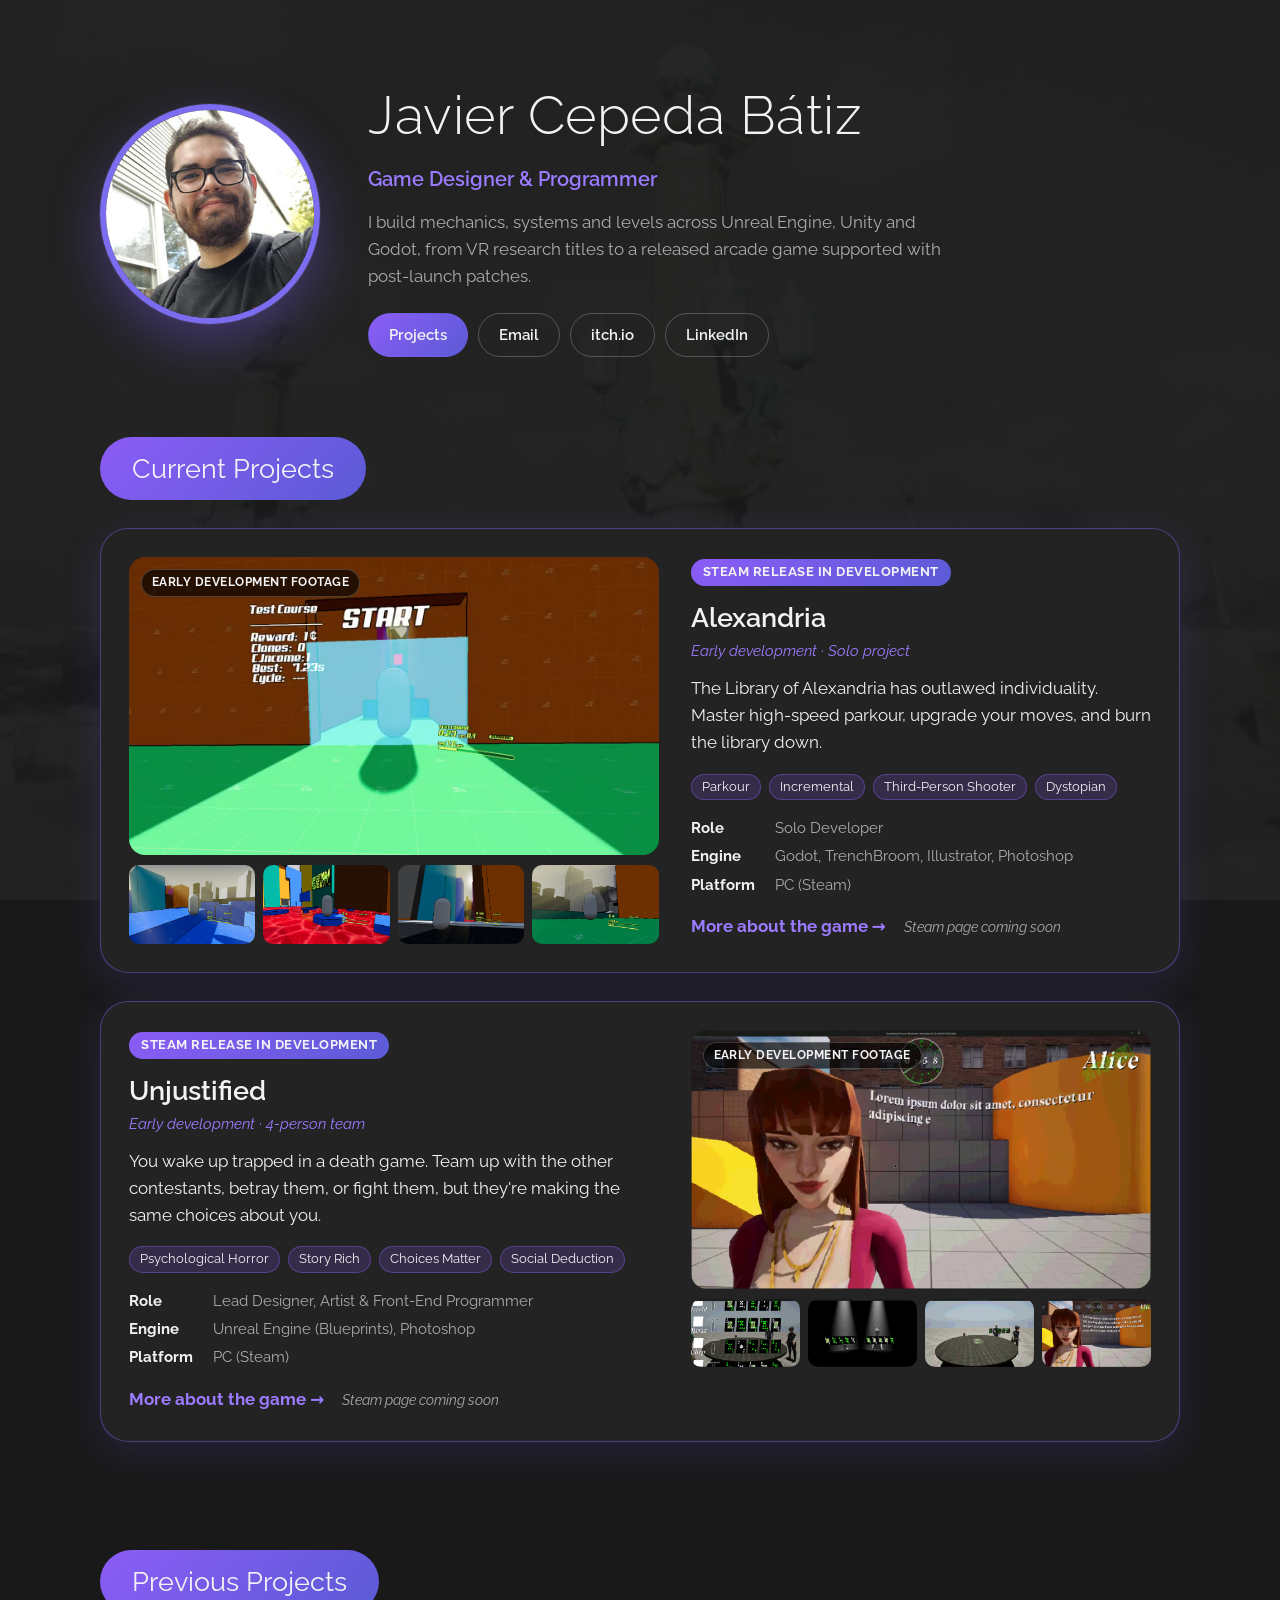
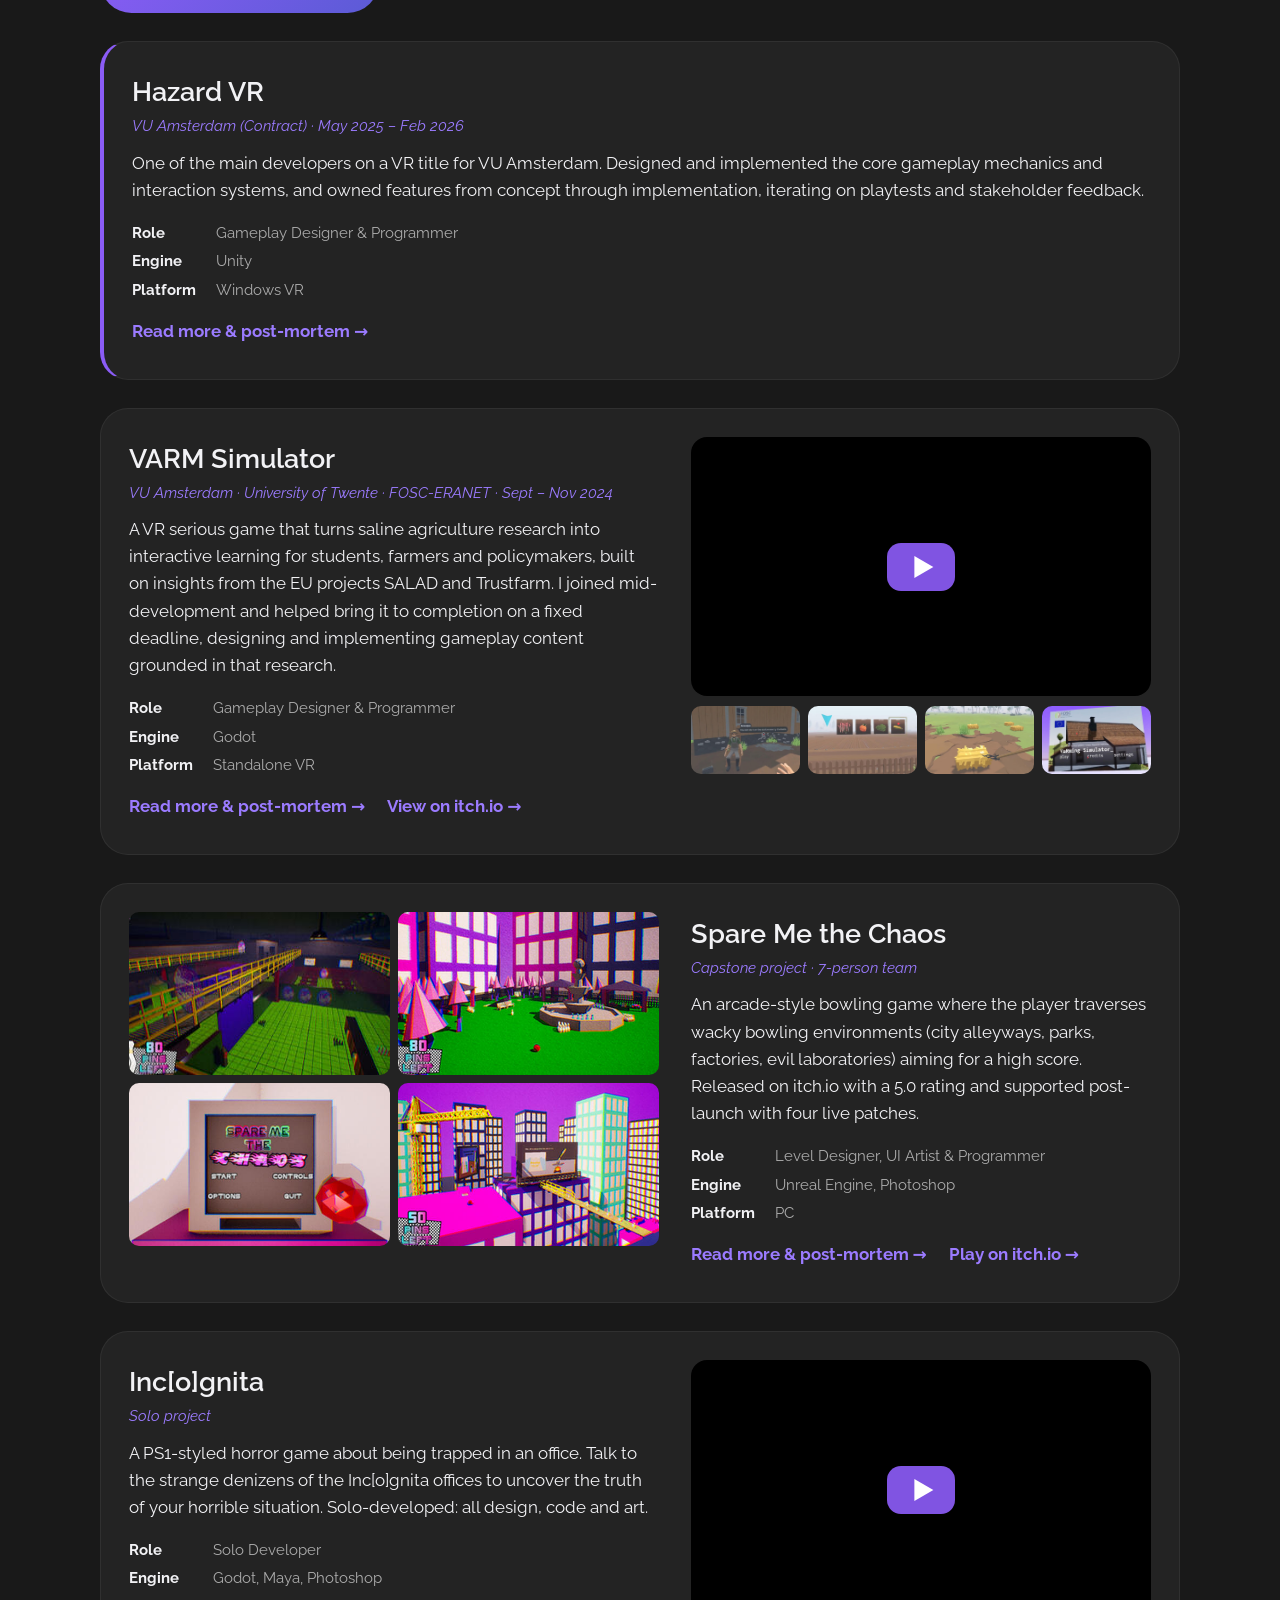
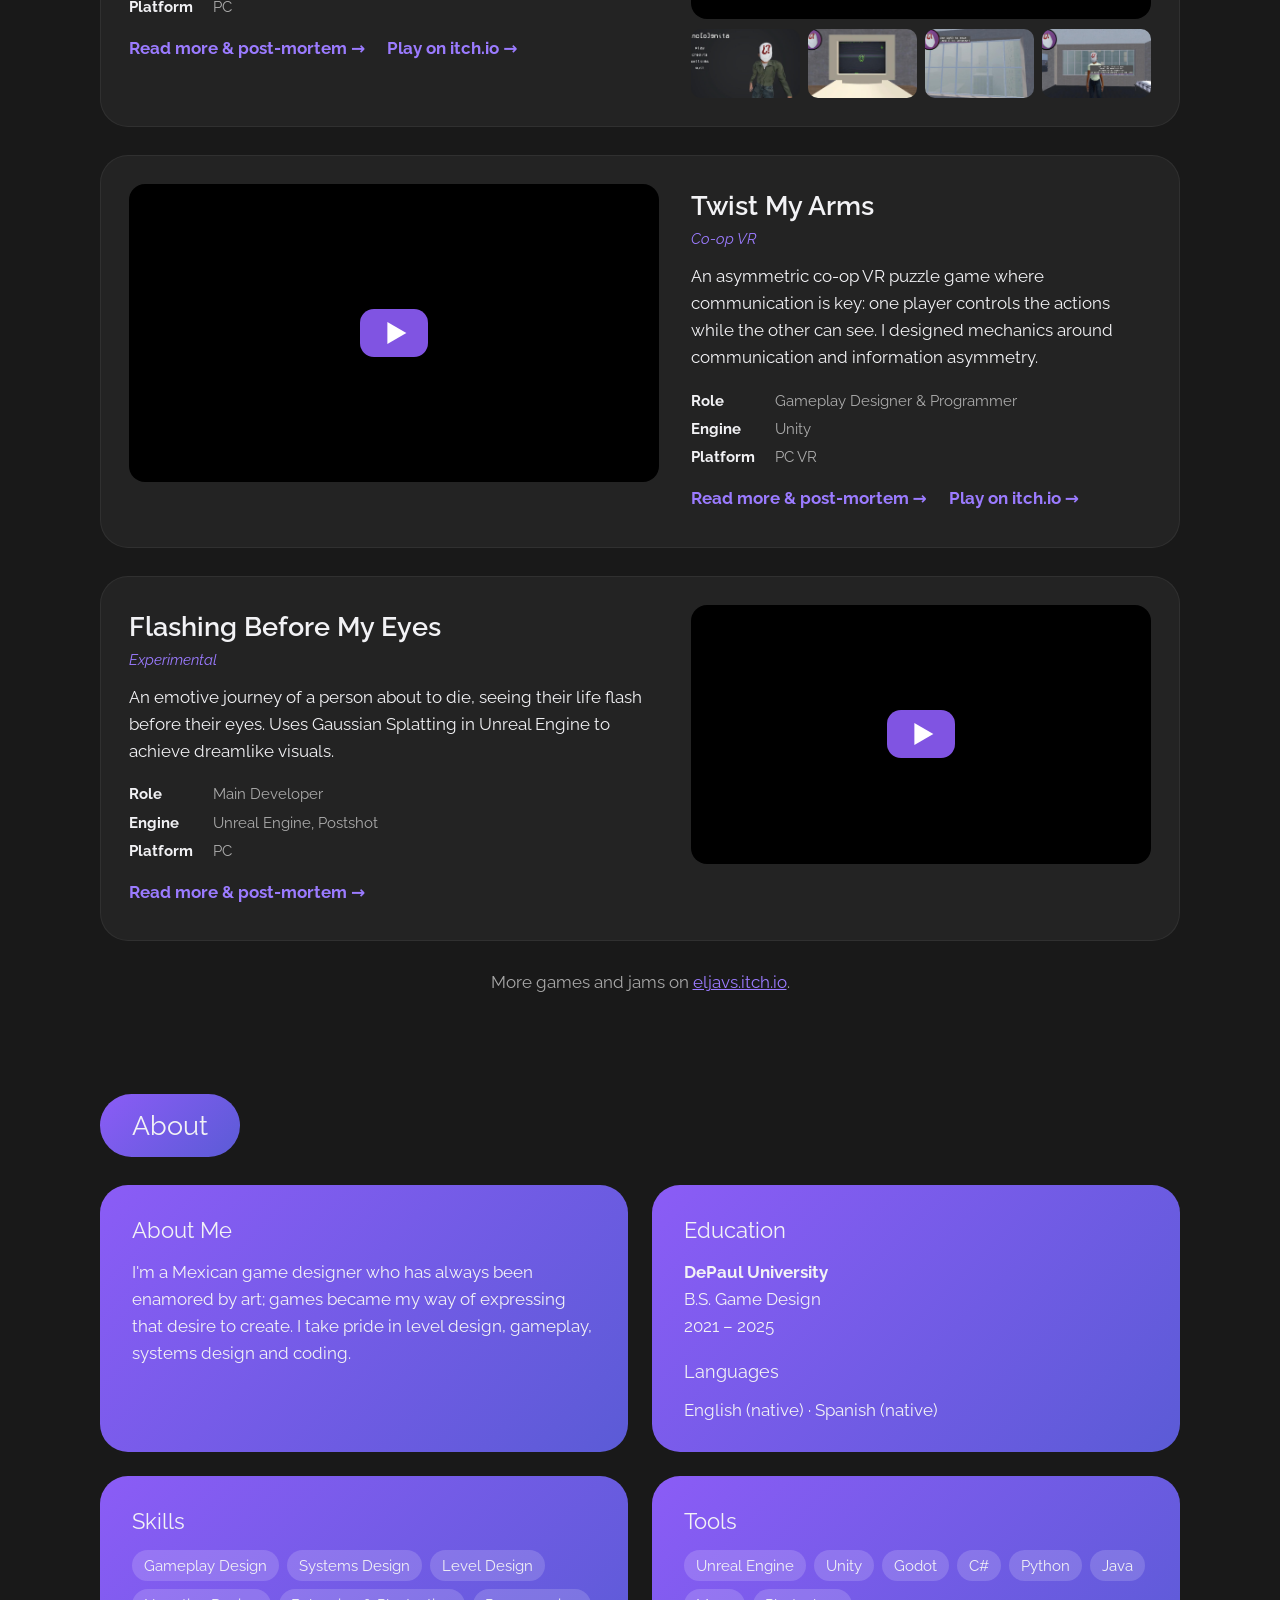
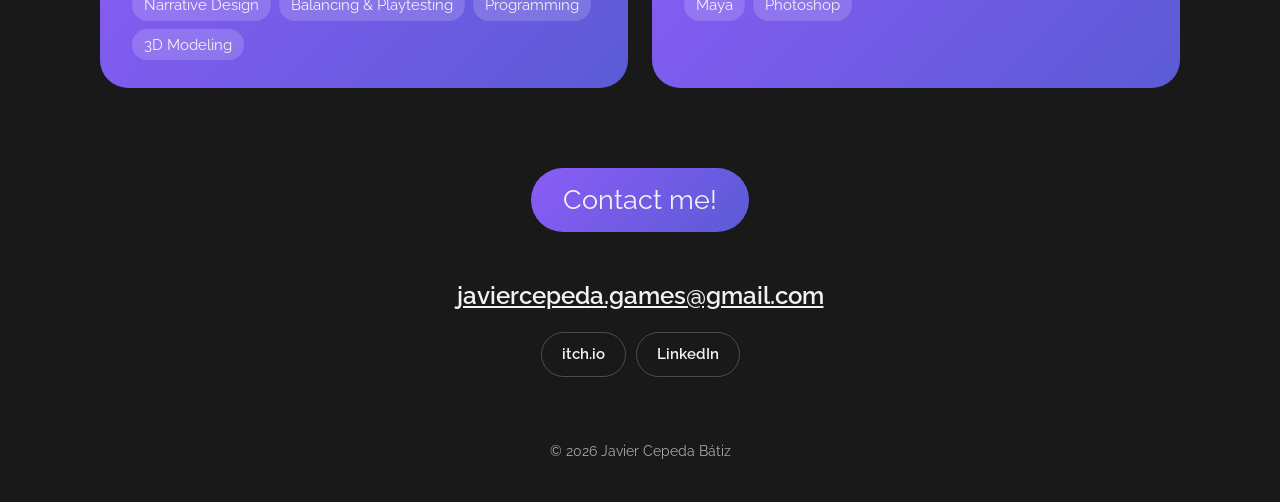
<file: index.html>
<!doctype html>
<html lang="en">
<head>
  <meta charset="utf-8">
  <meta name="viewport" content="width=device-width, initial-scale=1">
  <title>Javier Cepeda Bátiz · Game Designer & Programmer</title>
  <meta name="description" content="Portfolio of Javier Cepeda Bátiz, game designer and programmer working in Unreal Engine, Unity and Godot.">
  <meta property="og:title" content="Javier Cepeda Bátiz · Game Designer & Programmer">
  <meta property="og:description" content="Gameplay, systems and level design across Unreal Engine, Unity and Godot.">
  <meta property="og:image" content="assets/img/about.jpg">
  <link rel="icon" href="assets/img/about.jpg">
  <link rel="preconnect" href="https://fonts.googleapis.com">
  <link rel="preconnect" href="https://fonts.gstatic.com" crossorigin>
  <link href="https://fonts.googleapis.com/css2?family=Raleway:wght@300;400;600;700&display=swap" rel="stylesheet">
  <link rel="stylesheet" href="style.css">
</head>
<body>

<header class="hero">
  <div class="wrap hero-inner">
    <img class="avatar" src="assets/img/about.jpg" alt="Javier Cepeda Bátiz" width="300" height="300">
    <div>
      <h1>Javier Cepeda Bátiz</h1>
      <p class="tagline">Game Designer &amp; Programmer</p>
      <p class="lede">I build mechanics, systems and levels across Unreal Engine, Unity and Godot, from VR research titles to a released arcade game supported with post-launch patches.</p>
      <nav class="links">
        <a class="btn primary" href="#current">Projects</a>
        <a class="btn" href="mailto:javiercepeda.games@gmail.com">Email</a>
        <a class="btn" href="https://eljavs.itch.io/" target="_blank" rel="noopener">itch.io</a>
        <a class="btn" href="https://www.linkedin.com/in/javier-cepbat/" target="_blank" rel="noopener">LinkedIn</a>
      </nav>
    </div>
  </div>
</header>

<main>

  <!-- ─── Current projects ──────────────────────────────────────
       Media: swap the placeholder div for a .yt video, a .gallery, an <img class="cover"> or a .clip video.
       Steam: replace the "Coming soon" span with
       <a class="btn primary" href="STEAM_URL" target="_blank" rel="noopener">Wishlist on Steam</a> -->
  <section id="current" class="wrap">
    <h2 class="section-title">Current Projects</h2>

    <article class="project current">
      <div class="media">
        <figure class="clip">
          <video src="assets/img/alexandria/course-clones.mp4" poster="assets/img/alexandria/course-clones-poster.jpg" autoplay muted loop playsinline aria-label="Alexandria: running a course, then buying clones that replay it"></video>
          <span class="dev-tag">Early development footage</span>
        </figure>
        <div class="gallery">
          <img src="assets/img/alexandria/1.webp" alt="Alexandria: rooftop run through the colored city" loading="lazy">
          <img src="assets/img/alexandria/2.webp" alt="Alexandria: platforms over the red hazard floor" loading="lazy">
          <img src="assets/img/alexandria/3.webp" alt="Alexandria: alley with color returning" loading="lazy">
          <img src="assets/img/alexandria/4.webp" alt="Alexandria: the gray city before color returns" loading="lazy">
        </div>
      </div>
      <div class="project-body">
        <span class="badge">Steam release in development</span>
        <h3><a href="games/alexandria.html">Alexandria</a></h3>
        <p class="meta">Early development · Solo project</p>
        <p>The Library of Alexandria has outlawed individuality. Master high-speed parkour, upgrade your moves, and burn the library down.</p>
        <ul class="tags small"><li>Parkour</li><li>Incremental</li><li>Third-Person Shooter</li><li>Dystopian</li></ul>
        <dl class="facts">
          <div><dt>Role</dt><dd>Solo Developer</dd></div>
          <div><dt>Engine</dt><dd>Godot, TrenchBroom, Illustrator, Photoshop</dd></div>
          <div><dt>Platform</dt><dd>PC (Steam)</dd></div>
        </dl>
        <div class="actions">
          <a class="play" href="games/alexandria.html">More about the game →</a>
          <span class="soon">Steam page coming soon</span>
        </div>
      </div>
    </article>

    <article class="project current">
      <div class="media">
        <figure class="clip">
          <video src="assets/img/unjustified/dialogue.mp4" poster="assets/img/unjustified/dialogue-poster.jpg" autoplay muted loop playsinline aria-label="Unjustified: walking up to Alice and talking"></video>
          <span class="dev-tag">Early development footage</span>
        </figure>
        <div class="gallery">
          <img src="assets/img/unjustified/ui.jpg" alt="Unjustified: every contestant's cards" loading="lazy">
          <img src="assets/img/unjustified/spotlight.jpg" alt="Unjustified: contestants under the spotlights" loading="lazy">
          <img src="assets/img/unjustified/table.jpg" alt="Unjustified: the poker table" loading="lazy">
          <img src="assets/img/unjustified/alice.jpg" alt="Unjustified: talking with Alice" loading="lazy">
        </div>
      </div>
      <div class="project-body">
        <span class="badge">Steam release in development</span>
        <h3><a href="games/unjustified.html">Unjustified</a></h3>
        <p class="meta">Early development · 4-person team</p>
        <p>You wake up trapped in a death game. Team up with the other contestants, betray them, or fight them, but they're making the same choices about you.</p>
        <ul class="tags small"><li>Psychological Horror</li><li>Story Rich</li><li>Choices Matter</li><li>Social Deduction</li></ul>
        <dl class="facts">
          <div><dt>Role</dt><dd>Lead Designer, Artist &amp; Front-End Programmer</dd></div>
          <div><dt>Engine</dt><dd>Unreal Engine (Blueprints), Photoshop</dd></div>
          <div><dt>Platform</dt><dd>PC (Steam)</dd></div>
        </dl>
        <div class="actions">
          <a class="play" href="games/unjustified.html">More about the game →</a>
          <span class="soon">Steam page coming soon</span>
        </div>
      </div>
    </article>
  </section>

  <!-- ─── Previous projects ──────────────────────────────────────
       To add a project, copy one <article class="project"> block and make a page in games/.
       Video: <div class="yt" data-id="YOUTUBE_ID"></div>
       Gallery: <div class="gallery"> with <img> tags, any count. -->
  <section id="projects" class="wrap">
    <h2 class="section-title">Previous Projects</h2>

    <article class="project">
      <div class="project-body">
        <h3><a href="games/hazard-vr.html">Hazard VR</a></h3>
        <p class="meta">VU Amsterdam (Contract) · May 2025 – Feb 2026</p>
        <p>One of the main developers on a VR title for VU Amsterdam. Designed and implemented the core gameplay mechanics and interaction systems, and owned features from concept through implementation, iterating on playtests and stakeholder feedback.</p>
        <dl class="facts">
          <div><dt>Role</dt><dd>Gameplay Designer &amp; Programmer</dd></div>
          <div><dt>Engine</dt><dd>Unity</dd></div>
          <div><dt>Platform</dt><dd>Windows VR</dd></div>
        </dl>
        <a class="play" href="games/hazard-vr.html">Read more &amp; post-mortem →</a>
      </div>
    </article>

    <article class="project">
      <div class="media">
        <div class="yt" data-id="v4Tg9R4nQl0" data-title="VARM Simulator gameplay"></div>
        <div class="gallery">
          <img src="assets/img/varm/1.jpg" alt="VARM Simulator title screen" loading="lazy">
          <img src="assets/img/varm/2.jpg" alt="VARM Simulator screenshot" loading="lazy">
          <img src="assets/img/varm/3.jpg" alt="VARM Simulator screenshot" loading="lazy">
          <img src="assets/img/varm/4.jpg" alt="VARM Simulator screenshot" loading="lazy">
        </div>
      </div>
      <div class="project-body">
        <h3><a href="games/varm-simulator.html">VARM Simulator</a></h3>
        <p class="meta">VU Amsterdam · University of Twente · FOSC-ERANET · Sept – Nov 2024</p>
        <p>A VR serious game that turns saline agriculture research into interactive learning for students, farmers and policymakers, built on insights from the EU projects SALAD and Trustfarm. I joined mid-development and helped bring it to completion on a fixed deadline, designing and implementing gameplay content grounded in that research.</p>
        <dl class="facts">
          <div><dt>Role</dt><dd>Gameplay Designer &amp; Programmer</dd></div>
          <div><dt>Engine</dt><dd>Godot</dd></div>
          <div><dt>Platform</dt><dd>Standalone VR</dd></div>
        </dl>
        <a class="play" href="games/varm-simulator.html">Read more &amp; post-mortem →</a>
        <a class="play" href="https://lotcam.itch.io/varm-simulator" target="_blank" rel="noopener">View on itch.io →</a>
      </div>
    </article>

    <article class="project">
      <div class="media">
        <div class="gallery">
          <img src="assets/img/smtc/1.jpg" alt="Spare Me the Chaos title screen" loading="lazy">
          <img src="assets/img/smtc/2.jpg" alt="Spare Me the Chaos screenshot" loading="lazy">
          <img src="assets/img/smtc/3.jpg" alt="Spare Me the Chaos screenshot" loading="lazy">
          <img src="assets/img/smtc/4.jpg" alt="Spare Me the Chaos screenshot" loading="lazy">
        </div>
      </div>
      <div class="project-body">
        <h3><a href="games/spare-me-the-chaos.html">Spare Me the Chaos</a></h3>
        <p class="meta">Capstone project · 7-person team</p>
        <p>An arcade-style bowling game where the player traverses wacky bowling environments (city alleyways, parks, factories, evil laboratories) aiming for a high score. Released on itch.io with a 5.0 rating and supported post-launch with four live patches.</p>
        <dl class="facts">
          <div><dt>Role</dt><dd>Level Designer, UI Artist &amp; Programmer</dd></div>
          <div><dt>Engine</dt><dd>Unreal Engine, Photoshop</dd></div>
          <div><dt>Platform</dt><dd>PC</dd></div>
        </dl>
        <a class="play" href="games/spare-me-the-chaos.html">Read more &amp; post-mortem →</a>
        <a class="play" href="https://one-shot-melee.itch.io/spare-me-the-chaos" target="_blank" rel="noopener">Play on itch.io →</a>
      </div>
    </article>

    <article class="project">
      <div class="media">
        <div class="yt" data-id="aAweH6oul2M" data-title="Inc[o]gnita gameplay"></div>
        <div class="gallery">
          <img src="assets/img/incognita/1.jpg" alt="Inc[o]gnita title screen" loading="lazy">
          <img src="assets/img/incognita/2.jpg" alt="Inc[o]gnita screenshot" loading="lazy">
          <img src="assets/img/incognita/3.jpg" alt="Inc[o]gnita screenshot" loading="lazy">
          <img src="assets/img/incognita/4.jpg" alt="Inc[o]gnita screenshot" loading="lazy">
        </div>
      </div>
      <div class="project-body">
        <h3><a href="games/incognita.html">Inc[o]gnita</a></h3>
        <p class="meta">Solo project</p>
        <p>A PS1-styled horror game about being trapped in an office. Talk to the strange denizens of the Inc[o]gnita offices to uncover the truth of your horrible situation. Solo-developed: all design, code and art.</p>
        <dl class="facts">
          <div><dt>Role</dt><dd>Solo Developer</dd></div>
          <div><dt>Engine</dt><dd>Godot, Maya, Photoshop</dd></div>
          <div><dt>Platform</dt><dd>PC</dd></div>
        </dl>
        <a class="play" href="games/incognita.html">Read more &amp; post-mortem →</a>
        <a class="play" href="https://eljavs.itch.io/incognita" target="_blank" rel="noopener">Play on itch.io →</a>
      </div>
    </article>

    <article class="project">
      <div class="media">
        <div class="yt" data-id="Y_iURIsgBQU" data-title="Twist My Arms highlight reel"></div>
      </div>
      <div class="project-body">
        <h3><a href="games/twist-my-arms.html">Twist My Arms</a></h3>
        <p class="meta">Co-op VR</p>
        <p>An asymmetric co-op VR puzzle game where communication is key: one player controls the actions while the other can see. I designed mechanics around communication and information asymmetry.</p>
        <dl class="facts">
          <div><dt>Role</dt><dd>Gameplay Designer &amp; Programmer</dd></div>
          <div><dt>Engine</dt><dd>Unity</dd></div>
          <div><dt>Platform</dt><dd>PC VR</dd></div>
        </dl>
        <a class="play" href="games/twist-my-arms.html">Read more &amp; post-mortem →</a>
        <a class="play" href="https://cracklycms.itch.io/twist-my-arms-why-dont-you" target="_blank" rel="noopener">Play on itch.io →</a>
      </div>
    </article>

    <article class="project">
      <div class="media">
        <div class="yt" data-id="ttlWF38-7tU" data-title="Flashing Before My Eyes walkthrough"></div>
      </div>
      <div class="project-body">
        <h3><a href="games/flashing-before-my-eyes.html">Flashing Before My Eyes</a></h3>
        <p class="meta">Experimental</p>
        <p>An emotive journey of a person about to die, seeing their life flash before their eyes. Uses Gaussian Splatting in Unreal Engine to achieve dreamlike visuals.</p>
        <dl class="facts">
          <div><dt>Role</dt><dd>Main Developer</dd></div>
          <div><dt>Engine</dt><dd>Unreal Engine, Postshot</dd></div>
          <div><dt>Platform</dt><dd>PC</dd></div>
        </dl>
        <a class="play" href="games/flashing-before-my-eyes.html">Read more &amp; post-mortem →</a>
      </div>
    </article>

    <p class="more">More games and jams on <a href="https://eljavs.itch.io/" target="_blank" rel="noopener">eljavs.itch.io</a>.</p>
  </section>

  <!-- ─── About ─────────────────────────────────────────────────── -->
  <section id="about" class="wrap">
    <h2 class="section-title">About</h2>
    <div class="cards">
      <div class="card">
        <h3>About Me</h3>
        <p>I'm a Mexican game designer who has always been enamored by art; games became my way of expressing that desire to create. I take pride in level design, gameplay, systems design and coding.</p>
      </div>
      <div class="card">
        <h3>Education</h3>
        <p><strong>DePaul University</strong><br>B.S. Game Design<br>2021 – 2025</p>
        <h3 class="sub">Languages</h3>
        <p>English (native) · Spanish (native)</p>
      </div>
      <div class="card">
        <h3>Skills</h3>
        <ul class="tags">
          <li>Gameplay Design</li><li>Systems Design</li><li>Level Design</li><li>Narrative Design</li>
          <li>Balancing &amp; Playtesting</li><li>Programming</li><li>3D Modeling</li>
        </ul>
      </div>
      <div class="card">
        <h3>Tools</h3>
        <ul class="tags">
          <li>Unreal Engine</li><li>Unity</li><li>Godot</li>
          <li>C#</li><li>Python</li><li>Java</li>
          <li>Maya</li><li>Photoshop</li>
        </ul>
      </div>
    </div>
  </section>

  <!-- ─── Contact ───────────────────────────────────────────────── -->
  <section id="contact" class="wrap contact">
    <h2 class="section-title">Contact me!</h2>
    <p><a class="email" href="mailto:javiercepeda.games@gmail.com">javiercepeda.games@gmail.com</a></p>
    <nav class="links center">
      <a class="btn" href="https://eljavs.itch.io/" target="_blank" rel="noopener">itch.io</a>
      <a class="btn" href="https://www.linkedin.com/in/javier-cepbat/" target="_blank" rel="noopener">LinkedIn</a>
    </nav>
  </section>
</main>

<footer class="wrap">© <span id="year">2026</span> Javier Cepeda Bátiz</footer>

<dialog id="lightbox"><img alt=""><button aria-label="Close">×</button></dialog>

<script src="main.js" defer></script>
</body>
</html>
</file>
<file: style.css>
:root {
  --bg: #191919;
  --panel: #232323;
  --text: #f2f2f5;
  --muted: rgba(255, 255, 255, .62);
  --grad: linear-gradient(135deg, #8b5cf6, #5b5bd6);
  --accent: #9b7bff;
  --radius: 28px;
}

* { box-sizing: border-box; }
html { scroll-behavior: smooth; }
body {
  margin: 0;
  background:
    linear-gradient(rgba(25, 25, 25, .93), rgba(25, 25, 25, .97)),
    url("assets/img/bg.jpg") center top / cover fixed;
  background-color: var(--bg);
  color: var(--text);
  font: 400 17px/1.6 Raleway, system-ui, sans-serif;
}
img { max-width: 100%; display: block; }
a { color: var(--accent); }
.wrap { width: min(1080px, 100% - 32px); margin-inline: auto; }

/* ─── Hero ─── */
.hero { padding: 72px 0 40px; }
.hero-inner { display: flex; gap: 48px; align-items: center; }
.avatar {
  width: 220px; height: 220px; flex: none;
  border-radius: 50%; object-fit: cover;
  border: 6px solid #7c6cf0;
  box-shadow: 0 0 0 1px rgba(255,255,255,.08), 0 20px 50px rgba(124, 92, 246, .35);
}
h1 { font-size: clamp(2.2rem, 5vw, 3.4rem); font-weight: 300; margin: 0; letter-spacing: .01em; }
.tagline { margin: 4px 0 14px; font-size: 1.25rem; color: var(--accent); font-weight: 600; }
.lede { margin: 0 0 22px; color: var(--muted); max-width: 60ch; }

.links { display: flex; flex-wrap: wrap; gap: 10px; }
.links.center { justify-content: center; }
.btn {
  padding: 9px 20px; border-radius: 999px;
  border: 1px solid rgba(255,255,255,.22);
  color: var(--text); text-decoration: none; font-weight: 600; font-size: .95rem;
  transition: background .2s, border-color .2s;
}
.btn:hover { background: rgba(255,255,255,.08); border-color: rgba(255,255,255,.4); }
.btn.primary { background: var(--grad); border-color: transparent; }
.btn.primary:hover { filter: brightness(1.1); }

/* ─── Sections ─── */
section { padding: 40px 0; }
.section-title {
  display: inline-block; margin: 0 0 28px;
  padding: 10px 32px; border-radius: 999px;
  background: var(--grad); font-weight: 400; font-size: 1.7rem;
}

/* ─── Projects ─── */
.project {
  display: grid; grid-template-columns: 1.15fr 1fr; gap: 32px;
  background: var(--panel); border: 1px solid rgba(255,255,255,.06);
  border-radius: var(--radius); padding: 28px; margin-bottom: 28px;
}
.project:nth-of-type(even) .media { order: 2; }
.project:not(:has(.media)) { grid-template-columns: 1fr; border-left: 4px solid #8b5cf6; }
.project h3 { margin: 0; font-size: 1.7rem; font-weight: 600; }
.meta { margin: 2px 0 12px; color: var(--accent); font-size: .92rem; font-style: italic; }
.project-body p { margin-top: 0; }
.facts { margin: 16px 0; display: grid; gap: 4px; font-size: .95rem; }
.facts div { display: flex; gap: 8px; }
.facts dt { font-weight: 700; min-width: 76px; }
.facts dd { margin: 0; color: var(--muted); }
.play { font-weight: 700; text-decoration: none; }
.play:hover { text-decoration: underline; }
.more { text-align: center; color: var(--muted); }

.media { display: grid; gap: 10px; align-content: start; }
.cover { border-radius: 16px; width: 100%; aspect-ratio: 4/3; object-fit: cover; object-position: top; cursor: zoom-in; }
.gallery { display: grid; grid-template-columns: repeat(4, 1fr); gap: 8px; }
.gallery img {
  aspect-ratio: 16/10; object-fit: cover; width: 100%;
  border-radius: 10px; cursor: zoom-in; transition: transform .2s;
}
.gallery img:hover { transform: scale(1.04); }
.media > .gallery:only-child { grid-template-columns: repeat(2, 1fr); }

/* Lite YouTube embed: thumbnail until clicked */
.yt {
  position: relative; aspect-ratio: 16/9; border-radius: 16px; overflow: hidden;
  background: #000 center / cover; cursor: pointer;
}
.yt::after {
  content: ""; position: absolute; inset: 50% auto auto 50%;
  width: 68px; height: 48px; translate: -50% -50%;
  border-radius: 14px; background: rgba(139, 92, 246, .92);
  clip-path: none;
}
.yt::before {
  content: ""; position: absolute; inset: 50% auto auto 50%; z-index: 1;
  translate: -35% -50%;
  border-style: solid; border-width: 11px 0 11px 19px;
  border-color: transparent transparent transparent #fff;
}
.yt:hover::after { background: #8b5cf6; }
.yt iframe { position: absolute; inset: 0; width: 100%; height: 100%; border: 0; }
.yt.playing::before, .yt.playing::after { display: none; }

/* ─── About ─── */
.cards { display: grid; grid-template-columns: repeat(2, 1fr); gap: 24px; }
.card { background: var(--grad); border-radius: var(--radius); padding: 28px 32px; }
.card h3 { margin: 0 0 10px; font-weight: 400; font-size: 1.4rem; }
.card h3.sub { margin-top: 18px; font-size: 1.1rem; }
.card p { margin: 0; }
.tags { list-style: none; padding: 0; margin: 0; display: flex; flex-wrap: wrap; gap: 8px; }
.tags li { background: rgba(255,255,255,.16); padding: 4px 12px; border-radius: 999px; font-size: .92rem; }

/* ─── Contact / footer ─── */
.contact { text-align: center; }
.email { font-size: clamp(1.1rem, 3vw, 1.5rem); color: var(--text); font-weight: 600; }
footer { padding: 24px 0 40px; text-align: center; color: var(--muted); font-size: .85rem; }

/* ─── Lightbox ─── */
dialog#lightbox { padding: 0; border: 0; background: transparent; max-width: 94vw; max-height: 92vh; }
dialog#lightbox::backdrop { background: rgba(0,0,0,.85); }
dialog#lightbox img { max-width: 94vw; max-height: 92vh; border-radius: 12px; }
dialog#lightbox button {
  position: absolute; top: 8px; right: 8px; width: 40px; height: 40px;
  border: 0; border-radius: 50%; background: rgba(0,0,0,.6); color: #fff; font-size: 24px; cursor: pointer;
}

/* ─── Mobile ─── */
@media (max-width: 800px) {
  .hero { padding-top: 48px; }
  .hero-inner { flex-direction: column; text-align: center; gap: 24px; }
  .hero .links { justify-content: center; }
  .avatar { width: 170px; height: 170px; }
  .project { grid-template-columns: 1fr; padding: 20px; gap: 20px; }
  .project:nth-of-type(even) .media { order: 0; }
  .cards { grid-template-columns: 1fr; }
  .gallery { grid-template-columns: repeat(2, 1fr); }
  .section-title { font-size: 1.4rem; }
}

/* ─── Current projects / links ─── */
.project h3 a { color: inherit; text-decoration: none; }
.project h3 a:hover { color: var(--accent); }
.play { display: inline-block; margin: 0 18px 6px 0; }
.actions { display: flex; flex-wrap: wrap; align-items: center; gap: 6px 18px; }
.actions .play { margin: 0; }
.soon { color: var(--muted); font-size: .9rem; font-style: italic; }
.badge {
  display: inline-block; margin-bottom: 10px; padding: 3px 12px; border-radius: 999px;
  background: var(--grad); font-size: .8rem; font-weight: 700; letter-spacing: .04em; text-transform: uppercase;
}
.project.current { border: 1px solid rgba(139, 92, 246, .45); box-shadow: 0 10px 40px rgba(124, 92, 246, .15); }
.placeholder {
  display: grid; place-items: center; aspect-ratio: 16/9; border-radius: 16px; padding: 16px; text-align: center;
  border: 2px dashed rgba(255,255,255,.18); color: var(--muted);
  background: repeating-linear-gradient(135deg, rgba(139,92,246,.06) 0 14px, transparent 14px 28px);
}

/* ─── Game pages ─── */
.back { display: inline-block; margin: 32px 0 0; color: var(--muted); text-decoration: none; font-weight: 600; }
.back:hover { color: var(--text); }
.game-hero { padding: 24px 0 8px; }
.game-hero h1 { margin-top: 4px; }
.game-hero .lede { margin-top: 10px; }
.game-layout { display: grid; grid-template-columns: 1fr 300px; gap: 32px; align-items: start; }
.game-layout .media { margin-bottom: 8px; }
.info { background: var(--panel); border: 1px solid rgba(255,255,255,.06); border-radius: 20px; padding: 22px; position: sticky; top: 20px; }
.info h2 { margin: 0 0 8px; font-size: 1.1rem; }
.info .facts { margin: 0 0 16px; }
.info .facts div { flex-direction: column; gap: 0; }
.info .links { flex-direction: column; }
.info .btn { text-align: center; }
.writeup h2 { font-size: 1.6rem; font-weight: 600; margin: 36px 0 10px; }
.writeup h3 { font-size: 1.2rem; margin: 26px 0 8px; color: var(--accent); }
.writeup p, .writeup li { color: rgba(255,255,255,.85); }
.writeup img { border-radius: 12px; margin: 16px 0; }
.writeup blockquote { margin: 16px 0; padding: 4px 18px; border-left: 3px solid #8b5cf6; color: var(--muted); }
.writeup code { background: rgba(255,255,255,.08); padding: 1px 6px; border-radius: 6px; }
.empty-note { padding: 22px; border-radius: 16px; border: 2px dashed rgba(255,255,255,.14); color: var(--muted); font-style: italic; }
@media (max-width: 800px) {
  .game-layout { grid-template-columns: 1fr; }
  .info { position: static; }
}
.tags.small { margin: 0 0 4px; }
.tags.small li { background: rgba(139, 92, 246, .18); border: 1px solid rgba(139, 92, 246, .4); font-size: .8rem; padding: 2px 10px; }
.clip { position: relative; margin: 0; }
.clip video { width: 100%; aspect-ratio: 16/9; border-radius: 16px; display: block; background: #000; object-fit: cover; }
.dev-tag {
  position: absolute; left: 12px; top: 12px; padding: 3px 10px; border-radius: 999px;
  background: rgba(0,0,0,.65); border: 1px solid rgba(255,255,255,.2);
  font-size: .75rem; font-weight: 700; letter-spacing: .04em; text-transform: uppercase;
}
.clips { display: grid; grid-template-columns: repeat(2, 1fr); gap: 12px; }
.clips figcaption { padding: 6px 2px 0; color: var(--muted); font-size: .88rem; }
.gallery.three { grid-template-columns: repeat(3, 1fr); }
@media (max-width: 800px) { .clips { grid-template-columns: 1fr; } .gallery.three { grid-template-columns: repeat(2, 1fr); } }
.clips .wide { grid-column: 1 / -1; }
.concept h2 { font-size: 1.6rem; font-weight: 600; margin: 36px 0 12px; }
.gallery.concept-gallery { grid-template-columns: repeat(3, 1fr); gap: 12px; }
.gallery.concept-gallery img { aspect-ratio: 3/4; object-fit: contain; background: #fff; padding: 6px; }
.concept .credit { margin: -4px 0 14px; color: var(--muted); font-style: italic; font-size: .92rem; }
.concept-gallery figure { margin: 0; }
.concept-gallery figcaption { padding-top: 6px; text-align: center; color: var(--muted); font-size: .88rem; }
</file>
